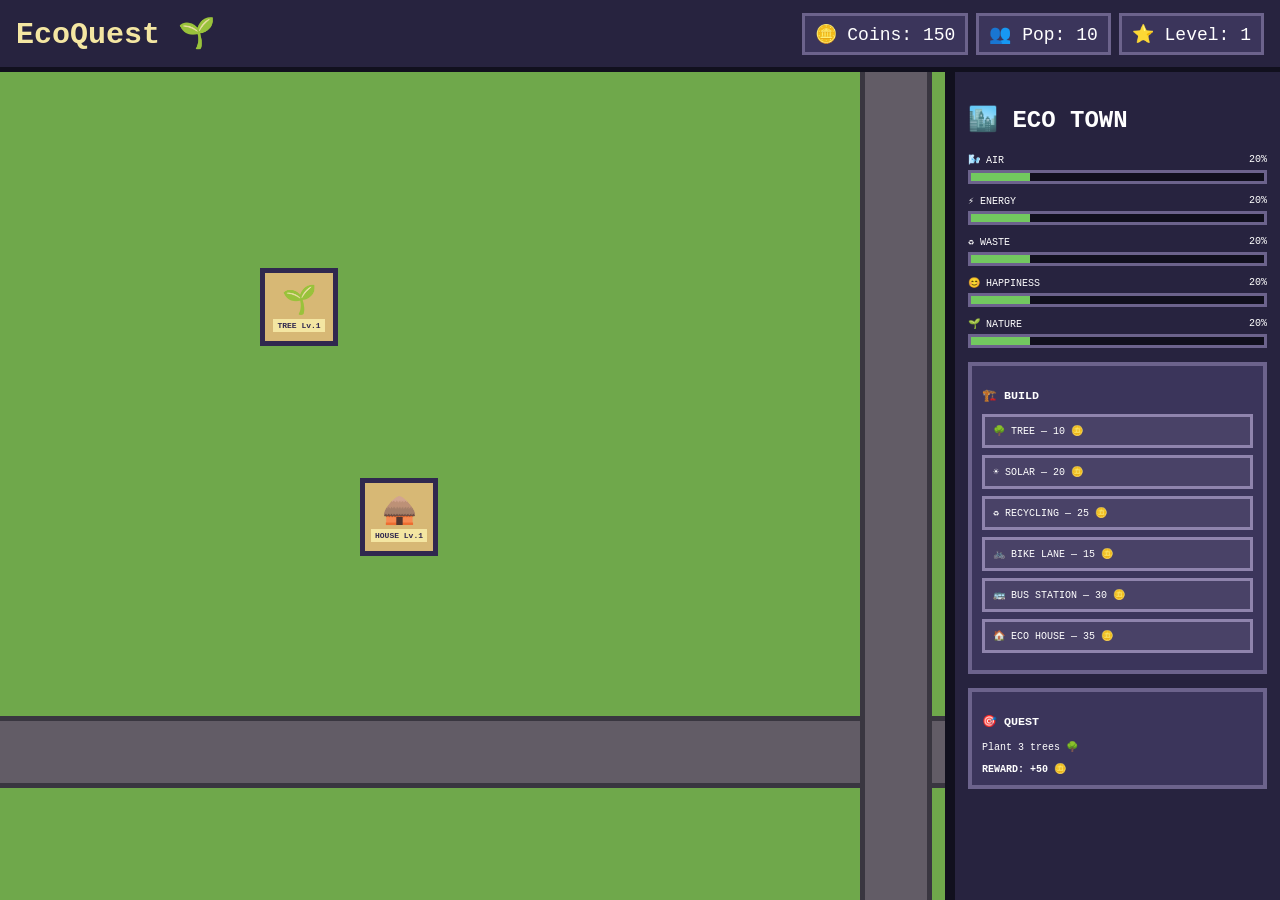
<file: index.html>
<!DOCTYPE html>
<html lang="en">
<head>
    <meta charset="UTF-8">
    <meta name="viewport" content="width=device-width, initial-scale=1.0">
    <title>EcoQuest 🌱</title>
    <link rel="stylesheet" href="style.css">
</head>
<body>
<div class="game">
    <!-- 顶部 HUD 栏 -->
    <div class="topbar">
        <div class="logo">EcoQuest 🌱</div>
        <div class="top-info">
            <div class="hud-box">🪙 Coins: <span id="coins">150</span></div>
            <div class="hud-box">👥 Pop: <span id="population">10</span></div>
            <div class="hud-box">⭐ Level: <span id="level">1</span></div>
        </div>
    </div>

    <div class="main">
        <!-- CITY (开启了 overflow: auto，支持滚动查看大地图) -->
        <div class="city" id="city">
            <div class="world-map" id="worldMap">
                <div class="road-horizontal"></div>
                <div class="road-vertical"></div>
                <div class="water-area"></div>
                
                <div class="building tree" onclick="build('tree')">
                    <div id="treeIcon">🌱</div>
                    <span>TREE Lv.<b id="treeLevel">1</b></span>
                </div>
                <div class="building solar" onclick="build('solar')">
                    <div id="solarIcon">🔆</div>
                    <span>SOLAR Lv.<b id="solarLevel">1</b></span>
                </div>
                <div class="building recycle" onclick="build('recycle')">
                    <div id="recycleIcon">🗑️</div>
                    <span>RECYCLE Lv.<b id="recycleLevel">1</b></span>
                </div>
                <div class="building bike" onclick="build('bike')">
                    <div id="bikeIcon">🚲</div>
                    <span>BIKE Lv.<b id="bikeLevel">1</b></span>
                </div>
                <div class="building bus" onclick="build('bus')">
                    <div id="busIcon">🚏</div>
                    <span>BUS Lv.<b id="busLevel">1</b></span>
                </div>
                <div class="building house" onclick="build('house')">
                    <div id="houseIcon">🛖</div>
                    <span>HOUSE Lv.<b id="houseLevel">1</b></span>
                </div>
                <div class="building house2" onclick="build('house')">
                    <div id="houseIcon2">🛖</div>
                    <span>HOUSE Lv.<b id="houseLevel2">1</b></span>
                </div>

                <div class="message" id="message">
                    🌱 Welcome, Mayor! Use scrollbars to explore the map.
                </div>
            </div>
        </div>

        <!-- SIDE PANEL (右侧控制面板) -->
        <div class="panel">
            <h2>🏙️ ECO TOWN</h2>
            <div class="stat">
                <div class="stat-title"><span>🌬️ AIR</span><span id="airText">20%</span></div>
                <div class="bar"><div class="fill" id="air"></div></div>
            </div>
            <div class="stat">
                <div class="stat-title"><span>⚡ ENERGY</span><span id="energyText">20%</span></div>
                <div class="bar"><div class="fill" id="energy"></div></div>
            </div>
            <div class="stat">
                <div class="stat-title"><span>♻️ WASTE</span><span id="wasteText">20%</span></div>
                <div class="bar"><div class="fill" id="waste"></div></div>
            </div>
            <div class="stat">
                <div class="stat-title"><span>😊 HAPPINESS</span><span id="happyText">20%</span></div>
                <div class="bar"><div class="fill" id="happy"></div></div>
            </div>
            <div class="stat">
                <div class="stat-title"><span>🌱 NATURE</span><span id="natureText">20%</span></div>
                <div class="bar"><div class="fill" id="nature"></div></div>
            </div>

            <!-- BUILD MENU -->
            <div class="menu-box">
                <h3>🏗️ BUILD</h3>
                <button class="build-button" onclick="build('tree')">🌳 TREE — 10 🪙</button>
                <button class="build-button" onclick="build('solar')">☀️ SOLAR — 20 🪙</button>
                <button class="build-button" onclick="build('recycle')">♻️ RECYCLING — 25 🪙</button>
                <button class="build-button" onclick="build('bike')">🚲 BIKE LANE — 15 🪙</button>
                <button class="build-button" onclick="build('bus')">🚌 BUS STATION — 30 🪙</button>
                <button class="build-button" onclick="build('house')">🏠 ECO HOUSE — 35 🪙</button>
            </div>

            <!-- QUEST -->
            <div class="mission">
                <h3>🎯 QUEST</h3>
                <p id="mission">Plant 3 trees 🌳</p>
                <strong>REWARD: +50 🪙</strong>
            </div>
        </div>
    </div>
</div>

<!-- MINI GAME OVERLAY -->
<div class="minigame-overlay" id="minigameOverlay">
    <div class="minigame-box">
        <h2>MINI GAME</h2>
        <p>Catch 5 seeds quickly!</p>
        <p>Score: <b id="miniScore">0</b> | Time: <b id="miniTimer">15</b>s</p>
        <div id="miniGameArea" class="mini-game-area"></div>
        <p id="miniGameMessage"></p>
    </div>
</div>

<!-- POPUP -->
<div class="popup" id="popup">
    <h2 id="popupTitle">NOTICE</h2>
    <p id="popupText">Content</p>
    <button onclick="closePopup()">OK</button>
</div>

<game src="game.js"></game>
</body>
</html>
</file>
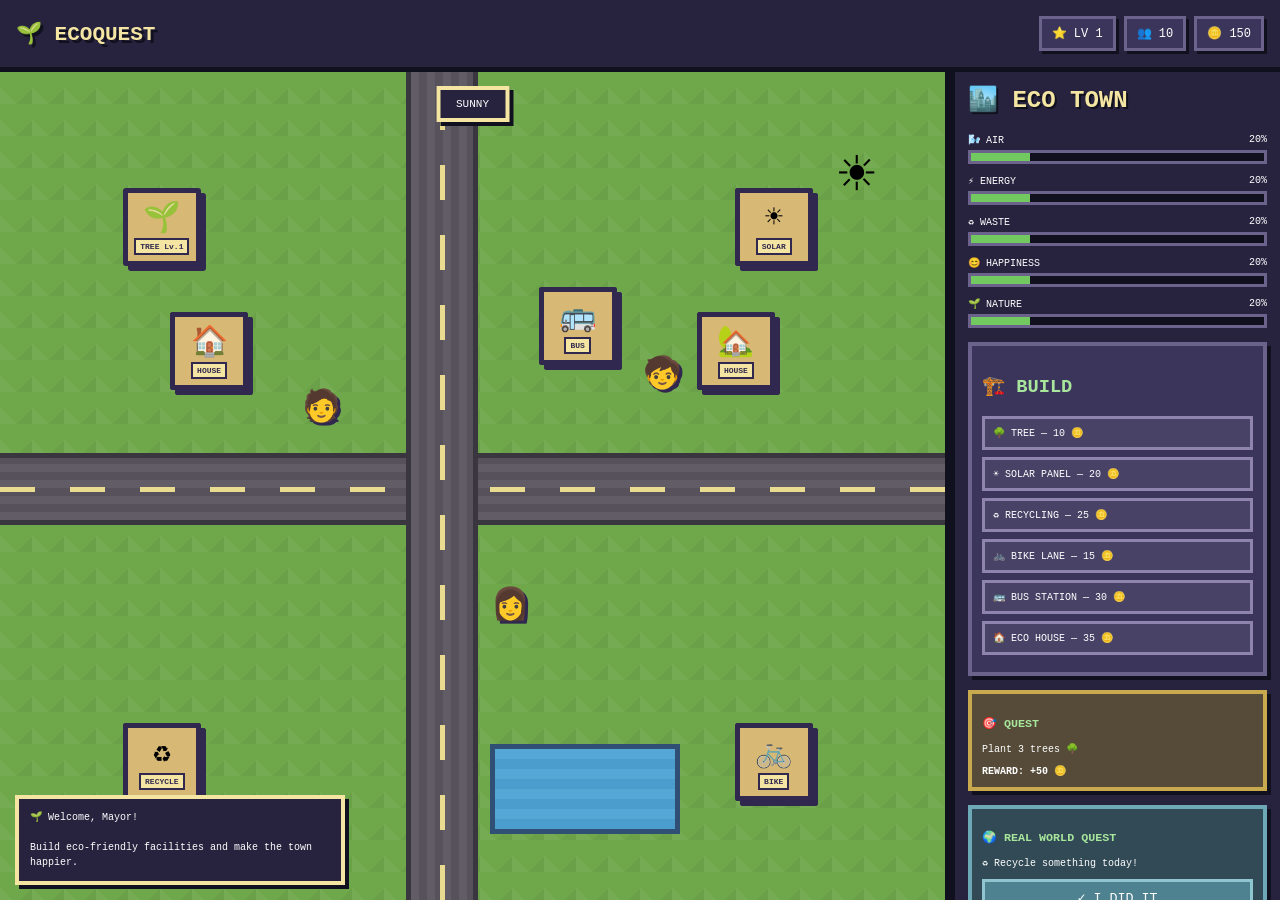
<file: index (1).html>
<!DOCTYPE html>
<html lang="en">
<head>
<meta charset="UTF-8">
<meta name="viewport" content="width=device-width, initial-scale=1.0">

<title>EcoQuest 🌱</title>

<style>

/* =========================================================
   PIXEL RPG BASE
========================================================= */

* {
    box-sizing: border-box;
}

html,
body {
    margin: 0;
    width: 100%;
    height: 100%;
}

body {
    font-family: "Courier New", monospace;
    background: #17152b;
    overflow: hidden;

    image-rendering: pixelated;
    image-rendering: crisp-edges;
}

button {
    font-family: "Courier New", monospace;
}


/* =========================================================
   GAME
========================================================= */

.game {
    width: 100vw;
    height: 100vh;

    display: flex;
    flex-direction: column;

    background: #17152b;
}


/* =========================================================
   TOP HUD
========================================================= */

.topbar {

    height: 72px;

    display: flex;
    align-items: center;
    justify-content: space-between;

    padding: 8px 16px;

    background: #27233f;

    border-bottom: 5px solid #11101e;

    color: white;

    z-index: 100;
}

.logo {

    font-size: 21px;

    font-weight: bold;

    color: #f4e6a2;

    text-shadow:
        3px 3px 0 #11101e;
}

.top-info {

    display: flex;

    gap: 8px;

    align-items: center;

    flex-wrap: wrap;

    justify-content: flex-end;
}

.hud-box {

    padding: 7px 10px;

    background: #3b355b;

    border: 3px solid #6c638c;

    box-shadow:
        3px 3px 0 #11101e;

    font-size: 12px;
}


/* =========================================================
   MAIN
========================================================= */

.main {

    flex: 1;

    min-height: 0;

    display: flex;
}


/* =========================================================
   WORLD
========================================================= */

.city {

    flex: 1;

    position: relative;

    overflow: hidden;

    background-color: #6fa84b;

    border-right: 5px solid #11101e;

    image-rendering: pixelated;
}


/* =========================================================
   DAY / NIGHT
========================================================= */

.city {
    transition: background-color 3s ease,
                filter 3s ease;
}

.city.night {
    filter: brightness(0.55);
}

.sun {
    transition: opacity 2s ease;
}

.moon {
    position: absolute;
    top: 20px;
    right: 80px;

    font-size: 75px;

    opacity: 0;
    transition: opacity 2s ease;

    z-index: 5;
}

.city.night .sun {
    opacity: 0;
}

.city.night .moon {
    opacity: 1;
}



/* =========================================================
   GRASS TILE EFFECT
========================================================= */

.city::before {

    content: "";

    position: absolute;

    inset: 0;

    background-image:

        linear-gradient(
            45deg,
            rgba(255,255,255,0.045) 25%,
            transparent 25%
        ),

        linear-gradient(
            -45deg,
            rgba(0,0,0,0.045) 25%,
            transparent 25%
        );

    background-size: 32px 32px;

    pointer-events: none;

    z-index: 0;
}


/* =========================================================
   ROAD
========================================================= */

.road-horizontal {

    position: absolute;

    width: 100%;

    height: 72px;

    top: 46%;

    background:
        repeating-linear-gradient(
            0deg,
            #625c66 0px,
            #625c66 8px,
            #56515b 8px,
            #56515b 16px
        );

    border-top: 5px solid #393640;

    border-bottom: 5px solid #393640;

    z-index: 2;
}

.road-horizontal::after {

    content: "";

    position: absolute;

    width: 100%;

    height: 5px;

    top: 29px;

    background:
        repeating-linear-gradient(
            90deg,
            #e9dc91 0px,
            #e9dc91 35px,
            transparent 35px,
            transparent 70px
        );
}


.road-vertical {

    position: absolute;

    height: 100%;

    width: 72px;

    left: 43%;

    background:
        repeating-linear-gradient(
            90deg,
            #625c66 0px,
            #625c66 8px,
            #56515b 8px,
            #56515b 16px
        );

    border-left: 5px solid #393640;

    border-right: 5px solid #393640;

    z-index: 2;
}

.road-vertical::after {

    content: "";

    position: absolute;

    height: 100%;

    width: 5px;

    left: 29px;

    background:
        repeating-linear-gradient(
            0deg,
            #e9dc91 0px,
            #e9dc91 35px,
            transparent 35px,
            transparent 70px
        );
}


/* =========================================================
   WATER
========================================================= */

.water-area {

    position: absolute;

    width: 190px;

    height: 90px;

    right: 28%;

    bottom: 8%;

    background:
        repeating-linear-gradient(
            0deg,
            #4a9dcc 0px,
            #4a9dcc 10px,
            #55a8d5 10px,
            #55a8d5 20px
        );

    border: 5px solid #304f75;

    z-index: 1;

    animation:
        waterMove 1.5s steps(4) infinite;
}

@keyframes waterMove {

    0% {
        background-position: 0 0;
    }

    50% {
        background-position: 15px 0;
    }

    100% {
        background-position: 0 0;
    }
}


/* =========================================================
   BUILDINGS
========================================================= */

.building {

    position: absolute;

    width: 78px;

    height: 78px;

    background: #d7b875;

    border: 5px solid #30284f;

    border-radius: 3px;

    display: flex;

    flex-direction: column;

    align-items: center;

    justify-content: center;

    font-size: 30px;

    cursor: pointer;

    box-shadow:
        5px 5px 0 #30284f;

    z-index: 6;

    transition:
        transform 0.12s steps(2);
}

.building:hover {

    transform:
        translateY(-5px);
}

.building span {

    margin-top: 2px;

    font-size: 8px;

    font-weight: bold;

    color: #30284f;

    background: #f4e6a2;

    padding: 2px 4px;

    border: 2px solid #30284f;
}


/* =========================================================
   BUILDING POSITIONS
========================================================= */

.tree {
    left: 13%;
    top: 14%;
}

.solar {
    right: 14%;
    top: 14%;
}

.recycle {
    left: 13%;
    bottom: 12%;
}

.bike {
    right: 14%;
    bottom: 12%;
}

.bus {
    left: 57%;
    top: 26%;
}

.house {
    left: 18%;
    top: 29%;
}

.house2 {
    right: 18%;
    top: 29%;
}


/* =========================================================
   NPC
========================================================= */

.npc {

    position: absolute;

    width: 38px;

    height: 48px;

    font-size: 31px;

    z-index: 20;

    cursor: pointer;

    transition:
        left 6s steps(12),
        top 6s steps(12);

    filter:
        drop-shadow(3px 3px 0 #30284f);
}

.npc:hover {

    transform:
        translateY(-4px);
}


/* =========================================================
   NPC POSITIONS
========================================================= */

#npc1 {

    left: 32%;

    top: 38%;
}

#npc2 {

    left: 52%;

    top: 62%;
}

#npc3 {

    left: 68%;

    top: 34%;
}


/* =========================================================
   DIALOGUE
========================================================= */

.speech {

    position: absolute;

    left: 35px;

    top: -48px;

    min-width: 190px;

    max-width: 230px;

    padding: 9px;

    background: #27233f;

    color: white;

    border: 4px solid #f4e6a2;

    box-shadow:
        4px 4px 0 #11101e;

    font-size: 11px;

    line-height: 1.45;

    display: none;

    z-index: 50;
}

.speech::after {

    content: "";

    position: absolute;

    bottom: -10px;

    left: 15px;

    width: 12px;

    height: 12px;

    background: #27233f;

    border-right: 4px solid #f4e6a2;

    border-bottom: 4px solid #f4e6a2;

    transform: rotate(45deg);
}


/* =========================================================
   WILDLIFE
========================================================= */

.wildlife {

    position: absolute;

    font-size: 24px;

    z-index: 12;

    animation:
        animalMove 8s steps(16) infinite alternate;
}

@keyframes animalMove {

    from {
        transform: translateX(0);
    }

    to {
        transform: translateX(80px);
    }
}


/* =========================================================
   WEATHER UI
========================================================= */

.weather-label {

    position: absolute;

    top: 14px;

    left: 50%;

    transform:
        translateX(-50%);

    padding: 8px 16px;

    background: #27233f;

    border: 4px solid #f4e6a2;

    color: white;

    font-size: 11px;

    z-index: 70;

    box-shadow:
        4px 4px 0 #11101e;
}


/* =========================================================
   WEATHER EFFECTS
========================================================= */

.weather-effects {

    position: absolute;

    inset: 0;

    overflow: hidden;

    pointer-events: none;

    z-index: 10;
}


/* SUN */

.sun {

    position: absolute;

    top: 65px;

    right: 70px;

    font-size: 62px;

    display: none;

    animation:
        sunPulse 2s steps(4) infinite alternate;
}

@keyframes sunPulse {

    from {
        transform: scale(1);
    }

    to {
        transform: scale(1.08);
    }
}


/* CLOUDS */

.cloud {

    position: absolute;

    font-size: 58px;

    opacity: 0.75;

    display: none;

    animation:
        cloudMove 22s linear infinite;
}

.cloud1 {

    top: 80px;

    left: -100px;
}

.cloud2 {

    top: 155px;

    left: -280px;

    animation-delay: 7s;
}

.cloud3 {
    top: 40px;
    left: -400px;
    font-size: 70px;
    animation-delay: 3s;
}

.cloud4 {
    top: 125px;
    left: -550px;
    font-size: 50px;
    animation-delay: 10s;
}

.cloud5 {
    top: 210px;
    left: -700px;
    font-size: 65px;
    animation-delay: 5s;
}

.cloud6 {
    top: 70px;
    left: -850px;
    font-size: 45px;
    animation-delay: 14s;
}

.cloud7 {
    top: 190px;
    left: -1000px;
    font-size: 75px;
    animation-delay: 8s;
}

.cloud8 {
    top: 280px;
    left: -1200px;
    font-size: 55px;
    animation-delay: 17s;
}

@keyframes cloudMove {

    from {
        transform: translateX(0);
    }

    to {
        transform: translateX(120vw);
    }
}


/* RAIN */

/* =========================================================
   SMALL TRANSPARENT WATER DROPS
========================================================= */

.rain {

    position: absolute;

    inset: 0;

    display: none;

    opacity: 0.65;

    background-image:

        radial-gradient(
            circle,
            rgba(210, 235, 255, 0.75) 0px,
            rgba(210, 235, 255, 0.45) 2px,
            transparent 3px
        ),

        radial-gradient(
            circle,
            rgba(190, 225, 255, 0.55) 0px,
            rgba(190, 225, 255, 0.3) 1.5px,
            transparent 3px
        ),

        radial-gradient(
            circle,
            rgba(220, 240, 255, 0.6) 0px,
            transparent 3px
        );

    background-size:
        45px 55px,
        70px 80px,
        95px 100px;

    background-position:
        0 0,
        20px 30px,
        40px 10px;

    animation:
        waterDrops 0.8s linear infinite;
}


@keyframes waterDrops {

    from {

        background-position:
            0 0,
            20px 30px,
            40px 10px;

    }

    to {

        background-position:
            0 55px,
            20px 110px,
            40px 110px;

    }

}

@keyframes rainFall {

    from {
        background-position: 0 0;
    }

    to {
        background-position: -40px 100px;
    }
}




@keyframes rainbowAppear {

    from {
        opacity: 0;
        transform:
            translateX(-50%)
            scale(0.5);
    }

    to {
        opacity: 0.9;
        transform:
            translateX(-50%)
            scale(1);
    }
}


/* =========================================================
   SIDE PANEL
========================================================= */

.panel {

    width: 330px;

    background: #27233f;

    color: white;

    padding: 13px;

    overflow-y: auto;

    border-left: 5px solid #11101e;
}

.panel h2 {

    margin-top: 0;

    color: #f4e6a2;

    text-shadow:
        2px 2px 0 #11101e;
}

.panel h3 {

    color: #a8e69c;
}


/* =========================================================
   STAT BARS
========================================================= */

.stat {

    margin-bottom: 11px;
}

.stat-title {

    display: flex;

    justify-content: space-between;

    font-size: 10px;

    margin-bottom: 4px;
}

.bar {

    width: 100%;

    height: 14px;

    background: #11101e;

    border: 3px solid #6c638c;
}

.fill {

    height: 100%;

    width: 0%;

    background: #72c95f;

    transition:
        width 0.5s steps(8);
}


/* =========================================================
   MENU BOX
========================================================= */

.menu-box {

    margin-top: 14px;

    padding: 10px;

    background: #3b355b;

    border: 4px solid #6c638c;

    box-shadow:
        4px 4px 0 #11101e;
}


/* =========================================================
   BUILD BUTTONS
========================================================= */

.build-button {

    width: 100%;

    margin-bottom: 7px;

    padding: 8px;

    border: 3px solid #8f84ad;

    background: #494267;

    color: white;

    cursor: pointer;

    font-size: 10px;

    text-align: left;

    transition:
        transform 0.1s steps(2);
}

.build-button:hover {

    background: #5c537c;

    transform:
        translateX(3px);
}

.build-button:active {

    transform:
        translate(3px, 3px);
}


/* =========================================================
   MISSION
========================================================= */

.mission {

    margin-top: 14px;

    padding: 10px;

    background: #554b38;

    border: 4px solid #c8a94e;

    box-shadow:
        4px 4px 0 #11101e;

    font-size: 10px;
}


/* =========================================================
   REAL LIFE CHALLENGE
========================================================= */

.challenge {

    margin-top: 14px;

    padding: 10px;

    background: #314a55;

    border: 4px solid #6da8b7;

    box-shadow:
        4px 4px 0 #11101e;

    font-size: 10px;
}

.challenge button {

    width: 100%;

    padding: 8px;

    background: #4f8290;

    color: white;

    border: 3px solid #8fc5ce;

    cursor: pointer;
}

.challenge button:hover {

    background: #639ca8;
}


/* =========================================================
   EVENT
========================================================= */

.event {

    margin-top: 14px;

    padding: 10px;

    background: #4b3747;

    border: 4px solid #9c657f;

    box-shadow:
        4px 4px 0 #11101e;

    font-size: 10px;
}


/* =========================================================
   MESSAGE
========================================================= */

.message {

    position: absolute;

    bottom: 15px;

    left: 15px;

    max-width: 330px;

    padding: 11px;

    background: #27233f;

    color: white;

    border: 4px solid #f4e6a2;

    box-shadow:
        4px 4px 0 #11101e;

    font-size: 10px;

    line-height: 1.5;

    z-index: 60;
}


/* =========================================================
   POPUP
========================================================= */

.popup {

    position: fixed;

    top: 50%;

    left: 50%;

    transform:
        translate(-50%, -50%);

    width: 330px;

    padding: 20px;

    background: #27233f;

    color: white;

    border: 5px solid #f4e6a2;

    box-shadow:
        7px 7px 0 #11101e;

    display: none;

    text-align: center;

    z-index: 200;
}

.popup h2 {

    color: #f4e6a2;
}

.popup button {

    padding: 9px 20px;

    background: #567c4f;

    color: white;

    border: 3px solid #9fd28f;

    cursor: pointer;
}




/* ==========================================
   MINI GAME POPUP
========================================== */

.minigame-overlay {

    position: fixed;

    inset: 0;

    background: rgba(10, 8, 25, 0.78);

    display: none;

    align-items: center;

    justify-content: center;

    z-index: 9999;

}


.minigame-box {
    position: relative;

    width: 520px;
    max-width: 94vw;

    max-height: 90vh;

    min-height: 350px;

    padding: 20px;

    background: #27233f;

    color: white;

    border: 5px solid #f4e6a2;

    box-shadow:
        8px 8px 0 #11101e;

    text-align: center;

    overflow: auto;
}

.seed-basket {
    user-select: none;
    z-index: 10;
}


.close-game {

    position: absolute;

    right: 10px;

    top: 10px;

    width: 32px;

    height: 32px;

    background: #8c4058;

    color: white;

    border: 3px solid #d9849a;

    cursor: pointer;

}


.mini-game-area {
    position: relative;

    width: 100%;

    min-height: 210px;

    max-height: 55vh;

    margin-top: 15px;

    background: #3b355b;

    border: 4px solid #6c638c;

    overflow: auto;

    display: flex;

    align-items: center;

    justify-content: center;
}


.road-line {

    position: absolute;

    left: 48%;

    width: 5px;

    height: 25px;

    background: white;

    opacity: 0.7;

}

.race-bus {
    user-select: none;
    pointer-events: none;
}


.mini-game-info {

    display: flex;

    justify-content: space-around;

    margin-top: 10px;

    padding: 8px;

    background: #17152b;

    border: 3px solid #6c638c;

}


#miniGameMessage {

    min-height: 20px;

    color: #f4e6a2;

    font-weight: bold;

}

@media (max-width: 600px) {

    .minigame-box {
    position: relative;

    width: 520px;
    max-width: 94vw;

    max-height: 90vh;

    min-height: 350px;

    padding: 20px;

    background: #27233f;

    color: white;

    border: 5px solid #f4e6a2;

    box-shadow:
        8px 8px 0 #11101e;

    text-align: center;

    overflow-y: auto;
    overflow-x: hidden;
}

}

</style>
</head>


<body>

<div class="game">


<!-- =====================================================
     TOP HUD
===================================================== -->

<div class="topbar">

    <div class="logo">
        🌱 ECOQUEST
    </div>

    <div class="top-info">

        <div class="hud-box">
            ⭐ LV <span id="level">1</span>
        </div>

        <div class="hud-box">
            👥 <span id="population">10</span>
        </div>

        <div class="hud-box">
            🪙 <span id="coins">150</span>
        </div>

    </div>

</div>


<div class="main">


<!-- =====================================================
     CITY
===================================================== -->

<div class="city" id="city">


    <!-- WEATHER LABEL -->

    <div class="weather-label"
         id="weather">

        ☀️ SUNNY

    </div>


    <!-- WEATHER EFFECTS -->

    <div class="weather-effects">

        <div class="sun">
            ☀️
        </div>

        <div class="moon">🌙</div>

       <div class="cloud cloud1">☁️</div>
<div class="cloud cloud2">☁️</div>
<div class="cloud cloud3">☁️</div>
<div class="cloud cloud4">☁️</div>
<div class="cloud cloud5">☁️</div>
<div class="cloud cloud6">☁️</div>
<div class="cloud cloud7">☁️</div>
<div class="cloud cloud8">☁️</div>

        <div class="rain">
        </div>

        

    </div>


    <!-- ROADS -->

    <div class="road-horizontal">
    </div>

    <div class="road-vertical">
    </div>


    <!-- WATER -->

    <div class="water-area">
    </div>


    <!-- =================================================
         BUILDINGS
    ================================================= -->


    <!-- TREE -->

<div class="building tree"
     onclick="build('tree')">

    <div class="feature-icon"
         id="treeIcon">
        🌱
    </div>

    <span>
        TREE Lv.<b id="treeLevel">1</b>
    </span>

</div>


<!-- SOLAR -->

<div class="building solar"
     onclick="build('solar')">

    <div class="feature-icon"
         id="solarIcon">
        🔆
    </div>

    <span>
        SOLAR Lv.<b id="solarLevel">1</b>
    </span>

</div>


<!-- RECYCLE -->

<div class="building recycle"
     onclick="build('recycle')">

    <div class="feature-icon"
         id="recycleIcon">
        🗑️
    </div>

    <span>
        RECYCLE Lv.<b id="recycleLevel">1</b>
    </span>

</div>


<!-- BIKE -->

<div class="building bike"
     onclick="build('bike')">

    <div class="feature-icon"
         id="bikeIcon">
        🚲
    </div>

    <span>
        BIKE Lv.<b id="bikeLevel">1</b>
    </span>

</div>


<!-- BUS -->

<div class="building bus"
     onclick="build('bus')">

    <div class="feature-icon"
         id="busIcon">
        🚏
    </div>

    <span>
        BUS Lv.<b id="busLevel">1</b>
    </span>

</div>


<!-- ECO HOUSE -->

<div class="building house"
     onclick="build('house')">

    <div class="feature-icon"
         id="houseIcon">
        🛖
    </div>

    <span>
        HOUSE Lv.<b id="houseLevel">1</b>
    </span>

</div>


<div class="building house2"
     onclick="build('house')">

    <div class="feature-icon"
         id="houseIcon2">
        🛖
    </div>

    <span>
        HOUSE Lv.<b id="houseLevel2">1</b>
    </span>

</div>


    <div class="building solar"
         onclick="build('solar')">

        ☀️

        <span>
            SOLAR
        </span>

    </div>


    <div class="building recycle"
         onclick="build('recycle')">

        ♻️

        <span>
            RECYCLE
        </span>

    </div>


    <div class="building bike"
         onclick="build('bike')">

        🚲

        <span>
            BIKE
        </span>

    </div>


    <div class="building bus"
         onclick="build('bus')">

        🚌

        <span>
            BUS
        </span>

    </div>


    <div class="building house"
         onclick="build('house')">

        🏠

        <span>
            HOUSE
        </span>

    </div>


    <div class="building house2"
         onclick="build('house')">

        🏡

        <span>
            HOUSE
        </span>

    </div>


    <!-- =================================================
         NPCS
    ================================================= -->


    <div class="npc"
         id="npc1">

        🧑

        <div class="speech"
             id="speech1">

        </div>

    </div>


    <div class="npc"
         id="npc2">

        👩

        <div class="speech"
             id="speech2">

        </div>

    </div>


    <div class="npc"
         id="npc3">

        🧒

        <div class="speech"
             id="speech3">

        </div>

    </div>


    <!-- =================================================
         WILDLIFE
    ================================================= -->


    <div class="wildlife"
         id="bird"
         style="left:35%;top:18%;">

        🐦

    </div>


    <div class="wildlife"
         id="butterfly"
         style="left:60%;top:20%;">

        🦋

    </div>


    <div class="wildlife"
         id="squirrel"
         style="left:25%;top:75%;">

        🐿️

    </div>


    <!-- =================================================
         MESSAGE
    ================================================= -->


    <div class="message"
         id="message">

        🌱 Welcome, Mayor!

        <br><br>

        Build eco-friendly facilities
        and make the town happier.

    </div>


</div>


<!-- =====================================================
     SIDE PANEL
===================================================== -->

<div class="panel">


    <h2>
        🏙️ ECO TOWN
    </h2>


    <!-- AIR -->

    <div class="stat">

        <div class="stat-title">

            <span>
                🌬️ AIR
            </span>

            <span id="airText">
                20%
            </span>

        </div>

        <div class="bar">

            <div class="fill"
                 id="air">

            </div>

        </div>

    </div>


    <!-- ENERGY -->

    <div class="stat">

        <div class="stat-title">

            <span>
                ⚡ ENERGY
            </span>

            <span id="energyText">
                20%
            </span>

        </div>

        <div class="bar">

            <div class="fill"
                 id="energy">

            </div>

        </div>

    </div>


    <!-- WASTE -->

    <div class="stat">

        <div class="stat-title">

            <span>
                ♻️ WASTE
            </span>

            <span id="wasteText">
                20%
            </span>

        </div>

        <div class="bar">

            <div class="fill"
                 id="waste">

            </div>

        </div>

    </div>


    <!-- HAPPINESS -->

    <div class="stat">

        <div class="stat-title">

            <span>
                😊 HAPPINESS
            </span>

            <span id="happyText">
                20%
            </span>

        </div>

        <div class="bar">

            <div class="fill"
                 id="happy">

            </div>

        </div>

    </div>


    <!-- NATURE -->

    <div class="stat">

        <div class="stat-title">

            <span>
                🌱 NATURE
            </span>

            <span id="natureText">
                20%
            </span>

        </div>

        <div class="bar">

            <div class="fill"
                 id="nature">

            </div>

        </div>

    </div>


    <!-- =================================================
         BUILD MENU
    ================================================= -->

    <div class="menu-box">

        <h3>
            🏗️ BUILD
        </h3>


        <button class="build-button" onclick="startMiniGame('tree')">
    🌳 TREE — 10 🪙
        </button>


        <button class="build-button"onclick="startMiniGame('solar')">
    ☀️ SOLAR PANEL — 20 🪙
        </button>


        <button class="build-button"
                onclick="build('recycle')">

            ♻️ RECYCLING
            — 25 🪙

        </button>


        <button class="build-button"
                onclick="build('bike')">

            🚲 BIKE LANE
            — 15 🪙

        </button>


        <button class="build-button"
                onclick="build('bus')">

            🚌 BUS STATION
            — 30 🪙

        </button>


        <button class="build-button"
                onclick="build('house')">

            🏠 ECO HOUSE
            — 35 🪙

        </button>

    </div>


    <!-- =================================================
         MISSION
    ================================================= -->

    <div class="mission">

        <h3>
            🎯 QUEST
        </h3>

        <p id="mission">

            Plant 3 trees 🌳

        </p>

        <strong>

            REWARD:
            +50 🪙

        </strong>

    </div>


    <!-- =================================================
         REAL WORLD CHALLENGE
    ================================================= -->

    <div class="challenge">

        <h3>
            🌍 REAL WORLD QUEST
        </h3>

        <p id="challengeText">

            ♻️ Recycle something today!

        </p>

        <button onclick="completeChallenge()">

            ✓ I DID IT

        </button>

    </div>


    <!-- =================================================
         CITY EVENT
    ================================================= -->

    <div class="event">

        <h3>
            🚨 EVENT
        </h3>

        <p id="eventText">

            🌱 The town is peaceful.

        </p>

    </div>


</div>

</div>

</div>


<!-- =====================================================
     POPUP
===================================================== -->

<div class="popup"
     id="popup">

    <h2 id="popupTitle">
        🎉 LEVEL UP!
    </h2>

    <p id="popupText">
    </p>

    <button onclick="closePopup()">
        CONTINUE
    </button>

</div>


<!-- ================================
     MINI GAME POPUP
================================ -->

<div class="minigame-overlay"
     id="minigameOverlay">

    <div class="minigame-box">

        <button class="close-game"
                onclick="closeMiniGame()">
            ✕
        </button>

        <h2 id="miniGameTitle">
            🌱 ECO CHALLENGE
        </h2>

        <p id="miniGameDescription">
            Complete the challenge!
        </p>

        <div class="mini-game-area"
             id="miniGameArea">
        </div>

        <div class="mini-game-info">

            <span>
                ⏱️
                <b id="miniTimer">15</b>
            </span>

            <span>
                ⭐
                <b id="miniScore">0</b>
            </span>

        </div>

        <p id="miniGameMessage"></p>

    </div>

</div>





<script>

/* =========================================================
   GAME DATA
========================================================= */

let coins = 150;

let population = 10;

let level = 1;


let stats = {

    air: 20,

    energy: 20,

    waste: 20,

    happy: 20,

    nature: 20

};


let buildings = {

    tree: 0,

    solar: 0,

    recycle: 0,

    bike: 0,

    bus: 0,

    house: 0

};


/* =========================================================
   FEATURE ICONS
========================================================= */

const featureIcons = {

    tree: [
        "🌱",
        "🌿",
        "🌳",
        "🌲"
    ],

    solar: [
        "🔆",
        "☀️",
        "🌞",
        "⚡"
    ],

    recycle: [
        "🗑️",
        "♻️",
        "🔄",
        "♻️"
    ],

    bike: [
        "🚲",
        "🚴",
        "🚴‍♀️",
        "🚵"
    ],

    bus: [
        "🚏",
        "🚌",
        "🚍",
        "🚎"
    ],

    house: [
        "🛖",
        "🏠",
        "🏡",
        "🏘️"
    ]

};


/* =========================================================
   UPGRADE COSTS
========================================================= */

const costs = {

    tree: 10,

    solar: 20,

    recycle: 25,

    bike: 15,

    bus: 30,

    house: 35

};


/* =========================================================
   MINI GAME VARIABLES
========================================================= */

let currentMiniGame = null;

let miniTimer = 15;

let miniScore = 0;

let miniInterval = null;

let miniGameRunning = false;


/* =========================================================
   BUILD / UPGRADE
========================================================= */

function build(type) {

    /* Check that feature exists */

    if (!buildings.hasOwnProperty(type)) {

        return;

    }


    /* MAX LEVEL */

    if (buildings[type] >= 4) {

        showMessage(
            type.toUpperCase()
            + " has reached MAX LEVEL!"
        );

        return;

    }


    /* NOT ENOUGH COINS */

    const cost = costs[type];

    if (coins < cost) {

        showMessage(
            "NOT ENOUGH ECO COINS!"
        );

        return;

    }


    /*
       Don't upgrade yet!

       The player must complete
       the mini-game first.
    */

    startMiniGame(type);

}


/* =========================================================
   FEATURE ICON UPDATE
========================================================= */

function updateFeatureIcon(type) {

    const levelIndex =
        buildings[type] - 1;


    if (
        !featureIcons[type] ||
        levelIndex < 0
    ) {

        return;

    }


    const icon =
        featureIcons[type][levelIndex];


    /*
       Try common IDs first.
    */

    const possibleIDs = [

        type,

        type + "Icon",

        type + "-icon",

        type + "Feature"

    ];


    for (
        let i = 0;
        i < possibleIDs.length;
        i++
    ) {

        const element =
            document.getElementById(
                possibleIDs[i]
            );


        if (element) {

            element.innerText =
                icon;

            return;

        }

    }


    /*
       If the feature is a button,
       search for data-feature.
    */

    const feature =
        document.querySelector(
            '[data-feature="' + type + '"]'
        );


    if (feature) {

        feature.innerText =
            icon;

    }

}


/* =========================================================
   BUILD EFFECTS
========================================================= */

function updateStats(type) {


    if (type === "tree") {

        stats.air += 5;

        stats.nature += 8;

        stats.happy += 3;

    }


    if (type === "solar") {

        stats.energy += 10;

        stats.air += 2;

    }


    if (type === "recycle") {

        stats.waste += 12;

        stats.happy += 3;

    }


    if (type === "bike") {

        stats.air += 6;

        stats.happy += 5;

    }


    if (type === "bus") {

        stats.air += 5;

        stats.happy += 6;

    }


    if (type === "house") {

        stats.happy += 4;

    }


    for (
        let key in stats
    ) {

        if (stats[key] > 100) {

            stats[key] = 100;

        }

    }


    updateBars();

}


/* =========================================================
   POPULATION
========================================================= */

function updatePopulation() {

    population =
        10 +
        buildings.house * 5;


    const element =
        document.getElementById(
            "population"
        );


    if (element) {

        element.innerText =
            population;

    }

}


/* =========================================================
   LEVEL
========================================================= */

function checkLevel() {

    const average =
        (
            stats.air +
            stats.energy +
            stats.waste +
            stats.happy +
            stats.nature
        ) / 5;

    let newLevel = 1;

    if (average >= 35) newLevel = 2;
    if (average >= 50) newLevel = 3;
    if (average >= 70) newLevel = 4;
    if (average >= 90) newLevel = 5;


    if (newLevel !== level) {

        const oldLevel = level;

        level = newLevel;


        // Update displayed level
        const levelElement = document.getElementById("level");

        if (levelElement) {
            levelElement.innerText = level;
        }


        // Give coins only when going UP
        if (newLevel > oldLevel) {

            coins += 50;
            updateCoins();


            // ================================
            // UNLOCK CITY FEATURES
            // ================================

            if (newLevel === 2) {

                addTrees(2);

            }

            if (newLevel === 3) {

                addTrees(2);
                addRecyclingBins(2);

            }

            if (newLevel === 4) {

                addTrees(3);
                addRecyclingBins(2);
                addParks(1);

            }

            if (newLevel === 5) {

                addTrees(5);
                addRecyclingBins(3);
                addParks(2);

            }


            // Level-up popup
            showPopup(
                "LEVEL UP!",
                "Your eco town reached LEVEL "
                + level
                + "! +50 ECO COINS!"
            );
        }
    }
}

/* =========================================================
   BARS
========================================================= */

function updateBars() {

    const names = [

        "air",

        "energy",

        "waste",

        "happy",

        "nature"

    ];


    names.forEach(
        function(name) {

            const bar =
                document.getElementById(
                    name
                );


            const text =
                document.getElementById(
                    name + "Text"
                );


            if (bar) {

                bar.style.width =
                    stats[name] + "%";

            }


            if (text) {

                text.innerText =
                    stats[name] + "%";

            }

        }
    );

}


/* =========================================================
   COINS
========================================================= */

function updateCoins() {

    const element =
        document.getElementById(
            "coins"
        );


    if (element) {

        element.innerText =
            coins;

    }

}


/* =========================================================
   MESSAGE
========================================================= */

function showMessage(text) {

    const element =
        document.getElementById(
            "message"
        );


    if (element) {

        element.innerText =
            text;

    }

}


/* =========================================================
   POPUP
========================================================= */

function showPopup(title, text) {

    const titleElement =
        document.getElementById(
            "popupTitle"
        );


    const textElement =
        document.getElementById(
            "popupText"
        );


    const popup =
        document.getElementById(
            "popup"
        );


    if (titleElement) {

        titleElement.innerText =
            title;

    }


    if (textElement) {

        textElement.innerText =
            text;

    }


    if (popup) {

        popup.style.display =
            "block";

    }

}


function closePopup() {

    const popup =
        document.getElementById(
            "popup"
        );


    if (popup) {

        popup.style.display =
            "none";

    }

}


/* =========================================================
   MISSION
========================================================= */

let missionComplete = false;


function checkMission() {

    if (
        buildings.tree >= 3 &&
        !missionComplete
    ) {

        missionComplete = true;

        coins += 50;

        updateCoins();


        const mission =
            document.getElementById(
                "mission"
            );


        if (mission) {

            mission.innerText =
                "QUEST COMPLETE!";

        }


        showPopup(

            "QUEST COMPLETE!",

            "You planted 3 trees! +50 ECO COINS!"

        );

    }

}


/* =========================================================
   NPC DATA
========================================================= */

const npcData = {

    npc1: {

        element:
            document.getElementById(
                "npc1"
            ),

        speech:
            document.getElementById(
                "speech1"
            ),

        name:
            "ALEX",

        personality:
            "cycling"

    },


    npc2: {

        element:
            document.getElementById(
                "npc2"
            ),

        speech:
            document.getElementById(
                "speech2"
            ),

        name:
            "MIA",

        personality:
            "recycling"

    },


    npc3: {

        element:
            document.getElementById(
                "npc3"
            ),

        speech:
            document.getElementById(
                "speech3"
            ),

        name:
            "LEO",

        personality:
            "nature"

    }

};


/* =========================================================
   NPC ACTIVITIES
========================================================= */

const activities = {

    tree: {

        message:
            "The trees make this town beautiful!",

        x: 13,

        y: 18

    },


    solar: {

        message:
            "Clean energy is the future!",

        x: 82,

        y: 18

    },


    recycle: {

        message:
            "Time to recycle!",

        x: 13,

        y: 70

    },


    bike: {

        message:
            "Let's go cycling!",

        x: 80,

        y: 70

    },


    bus: {

        message:
            "The bus is coming!",

        x: 58,

        y: 28

    },


    house: {

        message:
            "This is a nice place to live!",

        x: 20,

        y: 30

    }

};


/* =========================================================
   NPC SPEAK
========================================================= */

function npcSpeak(
    npcID,
    text
) {

    const npc =
        npcData[npcID];


    if (
        !npc ||
        !npc.speech
    ) {

        return;

    }


    npc.speech.innerText =
        npc.name
        + ": "
        + text;


    npc.speech.style.display =
        "block";


    setTimeout(
        function() {

            npc.speech.style.display =
                "none";

        },
        4500
    );

}


/* =========================================================
   NPC MOVE
========================================================= */

function moveNPC(
    npcID,
    type
) {

    const npc =
        npcData[npcID];


    const activity =
        activities[type];


    if (
        !npc ||
        !npc.element ||
        !activity
    ) {

        return;

    }


    npc.element.style.left =
        activity.x + "%";


    npc.element.style.top =
        activity.y + "%";


    setTimeout(
        function() {

            npcSpeak(
                npcID,
                activity.message
            );

        },
        6000
    );

}


/* =========================================================
   NPC CHOICE
========================================================= */

function npcChooseActivity(
    npcID
) {

    const npc =
        npcData[npcID];


    if (!npc)
        return;


    let preferred = [];


    if (
        npc.personality ===
        "cycling"
    ) {

        if (
            buildings.bike > 0
        )
            preferred.push(
                "bike"
            );


        if (
            buildings.bus > 0
        )
            preferred.push(
                "bus"
            );

    }


    if (
        npc.personality ===
        "recycling"
    ) {

        if (
            buildings.recycle > 0
        )
            preferred.push(
                "recycle"
            );

    }


    if (
        npc.personality ===
        "nature"
    ) {

        if (
            buildings.tree > 0
        )
            preferred.push(
                "tree"
            );

    }


    if (
        preferred.length === 0
    ) {

        for (
            let type in buildings
        ) {

            if (
                buildings[type] > 0 &&
                activities[type]
            ) {

                preferred.push(
                    type
                );

            }

        }

    }


    if (
        preferred.length === 0
    ) {

        npcSpeak(

            npcID,

            "The town needs more facilities!"

        );

        return;

    }


    const choice =

        preferred[
            Math.floor(
                Math.random()
                * preferred.length
            )
        ];


    moveNPC(
        npcID,
        choice
    );

}


/* =========================================================
   NPC ROUTINE
========================================================= */

function startNPC(
    npcID
) {

    setInterval(
        function() {

            npcChooseActivity(
                npcID
            );

        },
        12000
    );

}


startNPC("npc1");

startNPC("npc2");

startNPC("npc3");


/* =========================================================
   NPC CLICK
========================================================= */

const npc1 =
    document.getElementById(
        "npc1"
    );


if (npc1) {

    npc1.addEventListener(
        "click",
        function() {

            npcSpeak(
                "npc1",
                "I love cycling around town!"
            );

        }
    );

}


const npc2 =
    document.getElementById(
        "npc2"
    );


if (npc2) {

    npc2.addEventListener(
        "click",
        function() {

            npcSpeak(
                "npc2",
                "Remember to recycle!"
            );

        }
    );

}


const npc3 =
    document.getElementById(
        "npc3"
    );


if (npc3) {

    npc3.addEventListener(
        "click",
        function() {

            npcSpeak(
                "npc3",
                "Look at those trees!"
            );

        }
    );

}


/* =========================================================
   WEATHER
========================================================= */

const weatherTypes = [

    "sunny",

    "rainy",

    "cloudy",

    

];


function changeWeather() {

    const type =

        weatherTypes[
            Math.floor(
                Math.random()
                * weatherTypes.length
            )
        ];


    const city =
        document.getElementById(
            "city"
        );


    const weather =
        document.getElementById(
            "weather"
        );


    const sun =
        document.querySelector(
            ".sun"
        );


    const clouds =
        document.querySelectorAll(
            ".cloud"
        );


    const rain =
        document.querySelector(
            ".rain"
        );


    const rainbow =
        document.querySelector(
            ".rainbow"
        );


    if (city) {

        city.style.backgroundColor =
            "#6fa84b";

    }


    if (sun)
        sun.style.display =
            "none";


    if (rain)
        rain.style.display =
            "none";


    if (rainbow)
        rainbow.style.display =
            "none";


    clouds.forEach(
        function(cloud) {

            cloud.style.display =
                "none";

        }
    );


    if (
        type === "sunny"
    ) {

        if (weather)
            weather.innerText =
                " SUNNY";


        if (sun)
            sun.style.display =
                "block";

    }


    if (
        type === "rainy"
    ) {

        if (weather)
            weather.innerText =
                "🌧️ RAINY";


        if (city)
            city.style.backgroundColor =
                "#638c86";


        if (rain)
            rain.style.display =
                "block";


        clouds.forEach(
            function(cloud) {

                cloud.style.display =
                    "block";

            }
        );

    }


    if (
        type === "cloudy"
    ) {

        if (weather)
            weather.innerText =
                "☁️ CLOUDY";


        if (city)
            city.style.backgroundColor =
                "#789c86";


        clouds.forEach(
            function(cloud) {

                cloud.style.display =
                    "block";

            }
        );

    }



}


setInterval(changeWeather, 20000);

/* =========================================================
   DAY / NIGHT CYCLE
========================================================= */

let isNight = false;

function changeTime() {

    const city = document.querySelector(".city");

    isNight = !isNight;

    if (isNight) {

        city.classList.add("night");

    } else {

        city.classList.remove("night");

    }
}

/* Change between day and night every 60 seconds */

setInterval(changeTime, 60000);


/* =========================================================
   WILDLIFE
========================================================= */

function updateWildlife() {

    const bird =
        document.getElementById(
            "bird"
        );


    const butterfly =
        document.getElementById(
            "butterfly"
        );


    const squirrel =
        document.getElementById(
            "squirrel"
        );


    if (bird) {

        bird.style.display =

            stats.nature >= 30
            ? "block"
            : "none";

    }


    if (butterfly) {

        butterfly.style.display =

            stats.nature >= 50
            ? "block"
            : "none";

    }


    if (squirrel) {

        squirrel.style.display =

            stats.nature >= 70
            ? "block"
            : "none";

    }

}


/* =========================================================
   REAL LIFE CHALLENGES
========================================================= */

const challenges = [

    "♻️ Recycle something today!",

    "💡 Turn off an unnecessary light!",

    "💧 Save some water today!",

    "🌳 Take care of a plant!",

    "🚶 Walk for a short trip!",

    "🥤 Use a reusable bottle!"

];


function completeChallenge() {

    coins += 20;

    updateCoins();


    showPopup(

        "REAL WORLD QUEST!",

        "Great job helping the environment! +20 ECO COINS!"

    );


    const next =

        challenges[
            Math.floor(
                Math.random()
                * challenges.length
            )
        ];


    const challengeText =
        document.getElementById(
            "challengeText"
        );


    if (challengeText) {

        challengeText.innerText =
            next;

    }

}


/* =========================================================
   CITY EVENTS
========================================================= */

const events = [

    "Volunteers planted trees!",

    "Citizens organized a recycling day!",

    "More people are cycling today!",

    "The park received new plants!",

    "A clean-up event happened near the road!"

];


function randomEvent() {

    const event =

        events[
            Math.floor(
                Math.random()
                * events.length
            )
        ];


    const eventText =
        document.getElementById(
            "eventText"
        );


    if (eventText) {

        eventText.innerText =
            event;

    }


    if (
        event.includes(
            "trees"
        )
    ) {

        stats.nature += 4;

    }


    if (
        event.includes(
            "recycling"
        )
    ) {

        stats.waste += 3;

    }


    if (
        event.includes(
            "cycling"
        )
    ) {

        stats.air += 3;

    }


    for (
        let key in stats
    ) {

        if (
            stats[key] > 100
        ) {

            stats[key] = 100;

        }

    }


    updateBars();

    updateWildlife();

}


setInterval(
    randomEvent,
    20000
);


/* =========================================================
   MINI GAME SYSTEM
========================================================= */

function startMiniGame(type) {

    currentMiniGame = type;

    miniScore = 0;

    miniTimer = 30;

    miniGameRunning = true;


    const overlay =
        document.getElementById(
            "minigameOverlay"
        );


    if (!overlay) {

        console.error(
            "Mini-game HTML not found!"
        );

        miniGameRunning = false;

        return;

    }


    overlay.style.display =
        "flex";


    document.getElementById(
        "miniScore"
    ).innerText =
        "0";


    document.getElementById(
        "miniTimer"
    ).innerText =
        "30";


    document.getElementById(
        "miniGameMessage"
    ).innerText =
        "30";


    /*
       Select mini-game
    */

    if (type === "tree") {

        startTreeGame();

    }

    else if (type === "solar") {

        startSolarGame();

    }

    else if (type === "recycle") {

        startRecycleGame();

    }

    else if (type === "bike") {

        startBikeGame();

    }

    else if (type === "bus") {

        startBusGame();

    }

    else if (type === "house") {

        startHouseGame();

    }



}



/* =========================================================
   🌳 TREE GAME
   CATCH THE FALLING SEEDS
========================================================= */

function startTreeGame() {

    const title =
        document.getElementById("miniGameTitle");

    const description =
        document.getElementById("miniGameDescription");

    const area =
        document.getElementById("miniGameArea");


    title.innerText =
        "🌳 SEED CATCHER";

    description.innerText =
        "Move the basket and catch the falling seeds!";


    area.innerHTML = "";


    /* =========================
       GAME SETTINGS
    ========================= */

    let basketX = 42;

    let caught = 0;

    const target = 10;


    /* =========================
       BASKET
    ========================= */

    const basket =
        document.createElement("div");

    basket.className =
        "seed-basket";

    basket.innerText =
        "🧺";


    basket.style.position =
        "absolute";

    basket.style.bottom =
        "8px";

    basket.style.left =
        basketX + "%";

    basket.style.fontSize =
        "42px";

    basket.style.width =
        "55px";

    basket.style.textAlign =
        "center";

    basket.style.transition =
        "left 0.08s linear";


    area.appendChild(basket);


    /* =========================
       MOVE BASKET
    ========================= */

   function moveBasket(event) {

    if (
        !miniGameRunning ||
        currentMiniGame !== "tree"
    ) {
        return;
    }

    if (
        event.key === "ArrowLeft" ||
        event.key.toLowerCase() === "a"
    ) {

        basketX -= 3;

    }

    if (
        event.key === "ArrowRight" ||
        event.key.toLowerCase() === "d"
    ) {

        basketX += 3;

    }

    if (basketX < 2) {
        basketX = 2;
    }

    if (basketX > 88) {
        basketX = 88;
    }

    basket.style.left =
        basketX + "%";

}

    let leftPressed = false;
let rightPressed = false;


function keyDown(event) {

    if (
        event.key === "ArrowLeft" ||
        event.key.toLowerCase() === "a"
    ) {

        leftPressed = true;

        event.preventDefault();

    }


    if (
        event.key === "ArrowRight" ||
        event.key.toLowerCase() === "d"
    ) {

        rightPressed = true;

        event.preventDefault();

    }

}


function keyUp(event) {

    if (
        event.key === "ArrowLeft" ||
        event.key.toLowerCase() === "a"
    ) {

        leftPressed = false;

    }


    if (
        event.key === "ArrowRight" ||
        event.key.toLowerCase() === "d"
    ) {

        rightPressed = false;

    }

}


document.addEventListener(
    "keydown",
    keyDown
);

document.addEventListener(
    "keyup",
    keyUp
);


/* Smooth movement */

function smoothBasketMovement() {

    if (
        !miniGameRunning ||
        currentMiniGame !== "tree"
    ) {
        return;
    }


    if (leftPressed) {

        basketX -= 0.8;

    }


    if (rightPressed) {

        basketX += 0.8;

    }


    if (basketX < 2) {

        basketX = 2;

    }


    if (basketX > 88) {

        basketX = 88;

    }


    basket.style.left =
        basketX + "%";


    requestAnimationFrame(
        smoothBasketMovement
    );

}


smoothBasketMovement();

    /* =========================
       SPAWN SEEDS
    ========================= */

    const seedSpawner =
        setInterval(function() {

            if (
                !miniGameRunning ||
                currentMiniGame !== "tree"
            ) {

                clearInterval(
                    seedSpawner
                );

                document.removeEventListener(
                    "keydown",
                    moveBasket
                );

                return;
            }


            const seed =
                document.createElement("div");


            seed.innerText =
                Math.random() < 0.15
                ? "✨🌱"
                : "🌱";


            seed.style.position =
                "absolute";


            seed.style.left =
                (5 + Math.random() * 85)
                + "%";


            seed.style.top =
                "-35px";


            seed.style.fontSize =
                "25px";


            seed.style.pointerEvents =
                "none";


            area.appendChild(seed);


            /* =========================
               FALL SPEED
            ========================= */

            let seedY = -35;


            const speed =
                1.5 +
                buildings.tree * 0.35 +
                Math.random() * 1.5;


            const fall =
                setInterval(function() {

                    if (
                        !miniGameRunning ||
                        currentMiniGame !== "tree"
                    ) {

                        clearInterval(fall);

                        if (
                            seed.parentNode
                        ) {
                            seed.remove();
                        }

                        return;
                    }


                    seedY += speed;


                    seed.style.top =
                        seedY + "px";


                    /* =====================
                       COLLISION
                    ===================== */

                    const seedRect =
                        seed.getBoundingClientRect();

                    const basketRect =
                        basket.getBoundingClientRect();


                    if (

                        seedRect.bottom >=
                        basketRect.top &&

                        seedRect.left <
                        basketRect.right &&

                        seedRect.right >
                        basketRect.left

                    ) {

                        clearInterval(fall);

                        seed.remove();


                        /* Golden seed */

                        if (
                            seed.innerText
                            .includes("✨")
                        ) {

                            caught += 2;

                        }

                        else {

                            caught++;

                        }


                        miniScore =
                            caught;


                        document.getElementById(
                            "miniScore"
                        ).innerText =
                            miniScore;


                        document.getElementById(
                            "miniGameMessage"
                        ).innerText =
                            seed.innerText.includes("✨")
                            ? "✨ GOLDEN SEED! +2"
                            : "🌱 Nice catch!";


                        if (
                            caught >= target
                        ) {

                            clearInterval(
                                seedSpawner
                            );

                            document.removeEventListener(
                                "keydown",
                                moveBasket
                            );


                            miniGameWin();

                        }

                        return;

                    }


                    /* =====================
                       MISSED SEED
                    ===================== */

                    if (
                        seedY >
                        area.clientHeight
                    ) {

                        clearInterval(fall);

                        seed.remove();

                    }

                }, 30);


        }, 650);


    /* =========================
       START MESSAGE
    ========================= */

    document.getElementById(
        "miniGameMessage"
    ).innerText =
        "← → or A / D to move!";

}

/* =========================================================
   ⚡ SOLAR ENERGY RUSH
========================================================= */

function startSolarGame() {

    const title =
        document.getElementById("miniGameTitle");

    const description =
        document.getElementById("miniGameDescription");

    const area =
        document.getElementById("miniGameArea");


    title.innerText =
        "⚡ ENERGY RUSH";

    description.innerText =
        "Quick! Click the ⚡ energy symbols!";


    area.innerHTML = "";

    area.style.position = "relative";
    area.style.overflow = "hidden";


    /* =====================================================
       SETTINGS
    ===================================================== */

    const target =
        10 + buildings.solar * 2;

    let score = 0;

    let running = true;

    let spawnInterval;


    /* =====================================================
       START MESSAGE
    ===================================================== */

    document.getElementById(
        "miniGameMessage"
    ).innerText =
        "Find the ⚡!";


    document.getElementById(
        "miniScore"
    ).innerText =
        "0";


    /* =====================================================
       CREATE ENERGY SYMBOL
    ===================================================== */

    function createEnergy() {

        if (
            !miniGameRunning ||
            !running ||
            currentMiniGame !== "solar"
        ) {

            return;

        }


        const object =
            document.createElement("button");


        const random =
            Math.random();


        let correct = false;


        /* =================================================
           SYMBOL TYPES
        ================================================= */

        if (
            random < 0.45
        ) {

            object.innerText =
                "⚡";

            correct = true;

        }

        else if (
            random < 0.65
        ) {

            object.innerText =
                "☀️";

        }

        else if (
            random < 0.82
        ) {

            object.innerText =
                "☁️";

        }

        else {

            object.innerText =
                "💧";

        }


        /* =================================================
           POSITION
        ================================================= */

        object.style.position =
            "absolute";


        object.style.left =
            (5 + Math.random() * 85)
            + "%";


        object.style.top =
            (10 + Math.random() * 70)
            + "%";


        object.style.fontSize =
            "32px";


        object.style.background =
            "transparent";


        object.style.border =
            "none";


        object.style.cursor =
            "pointer";


        object.style.padding =
            "5px";


        object.style.zIndex =
            "20";


        object.style.transition =
            "transform 0.1s";


        /* =================================================
           CLICK
        ================================================= */

        object.onclick =
            function() {

                if (
                    !miniGameRunning ||
                    !running
                ) {

                    return;

                }


                if (
                    correct
                ) {

                    score++;


                    document.getElementById(
                        "miniGameMessage"
                    ).innerText =
                        "⚡ GREAT! +1";


                }

                else {

                    score =
                        Math.max(
                            0,
                            score - 1
                        );


                    document.getElementById(
                        "miniGameMessage"
                    ).innerText =
                        "❌ Wrong symbol! -1";

                }


                document.getElementById(
                    "miniScore"
                ).innerText =
                    score;


                object.remove();


                /* ==============================
                   WIN
                ============================== */

                if (
                    score >= target
                ) {

                    running = false;


                    clearInterval(
                        spawnInterval
                    );


                    document.getElementById(
                        "miniGameMessage"
                    ).innerText =
                        "🌞 SOLAR POWER MAXED!";


                    setTimeout(
                        function() {

                            miniGameWin();

                        },
                        600
                    );

                }

            };


        area.appendChild(
            object
        );


        /* =================================================
           AUTOMATICALLY REMOVE AFTER A WHILE
        ================================================= */

        setTimeout(
            function() {

                if (
                    object &&
                    object.parentNode
                ) {

                    object.remove();

                }

            },
            2200
        );

    }


    /* =====================================================
       SPAWN OBJECTS
    ===================================================== */

    const speed =
        Math.max(
            1200 -
            buildings.solar * 80,
            750
        );


    spawnInterval =
        setInterval(
            createEnergy,
            speed
        );


    /* Create first symbol immediately */

    createEnergy();

}

/* =========================================================
   ♻️ RECYCLE DASH
========================================================= */

function startRecycleGame() {

    const title =
        document.getElementById("miniGameTitle");

    const description =
        document.getElementById("miniGameDescription");

    const area =
        document.getElementById("miniGameArea");


    title.innerText =
        "♻️ RECYCLE DASH!";

    description.innerText =
        "Sort the rubbish into the correct bins!";


    area.innerHTML = "";

    area.style.position =
        "relative";

    area.style.overflow =
        "hidden";


    /* =====================================================
       GAME SETTINGS
    ===================================================== */

    const recycleBuildings =
    buildings.recycle || 0;

const target =
    8 + recycleBuildings * 2;

    let score = 0;

    let combo = 0;

    let selectedItem = null;

    let gameRunning = true;

    let spawnTimer;


    /* =====================================================
       TOP INFO
    ===================================================== */

    const comboDisplay =
        document.createElement("div");


    comboDisplay.innerText =
        "🔥 Combo: 0";


    comboDisplay.style.position =
        "absolute";

    comboDisplay.style.top =
        "5px";

    comboDisplay.style.left =
        "10px";

    comboDisplay.style.fontWeight =
        "bold";

    comboDisplay.style.color =
        "#f4e6a2";

    comboDisplay.style.zIndex =
        "100";


    area.appendChild(
        comboDisplay
    );


    /* =====================================================
       BINS
    ===================================================== */

    const bins =
        document.createElement("div");


    bins.style.position =
        "absolute";

    bins.style.bottom =
        "5px";

    bins.style.left =
        "0";

    bins.style.width =
        "100%";

    bins.style.display =
        "flex";

    bins.style.justifyContent =
        "space-around";

    bins.style.alignItems =
        "flex-end";

    bins.style.zIndex =
        "50";


    const binData = [

        {
            type: "paper",
            icon: "📄",
            name: "PAPER"
        },

        {
            type: "plastic",
            icon: "🥤",
            name: "PLASTIC"
        },

        {
            type: "food",
            icon: "🍎",
            name: "FOOD"
        },

        {
            type: "electronic",
            icon: "🔋",
            name: "E-WASTE"
        }

    ];


    binData.forEach(
        function(data) {

            const bin =
                document.createElement(
                    "button"
                );


            bin.innerHTML =
                data.icon
                + "<br>"
                + data.name;


            bin.dataset.type =
                data.type;


            bin.style.width =
                "72px";

            bin.style.height =
                "65px";

            bin.style.fontSize =
                "13px";

            bin.style.background =
                "#567c4f";

            bin.style.color =
                "white";

            bin.style.border =
                "3px solid #9fd28f";

            bin.style.borderRadius =
                "10px";

            bin.style.cursor =
                "pointer";

            bin.style.fontWeight =
                "bold";


            /* =================================================
               BIN CLICK
            ================================================= */

            bin.onclick =
                function() {

                    if (
                        !selectedItem ||
                        !gameRunning
                    ) {

                        document.getElementById(
                            "miniGameMessage"
                        ).innerText =
                            "👀 Pick up some rubbish first!";

                        return;

                    }


                    if (
                        selectedItem.type ===
                        data.type
                    ) {

                        /* ===============================
                           CORRECT
                        =============================== */

                        score++;

                        combo++;


                        document.getElementById(
                            "miniScore"
                        ).innerText =
                            score;


                        comboDisplay.innerText =
                            "🔥 Combo: "
                            + combo;


                        document.getElementById(
                            "miniGameMessage"
                        ).innerText =
                            combo >= 3
                            ? "🌟 AMAZING COMBO!"
                            : "✅ Correct!";


                        createPopEffect(
                            selectedItem.element
                        );


                        selectedItem.element.remove();


                        selectedItem =
                            null;


                        /* ===============================
                           WIN
                        =============================== */

                        if (
                            score >= target
                        ) {

                            gameRunning =
                                false;


                            clearInterval(
                                spawnTimer
                            );


                            document.getElementById(
                                "miniGameMessage"
                            ).innerText =
                                "🎉 TOWN CLEANED!";


                            setTimeout(
                                function() {

                                    miniGameWin();

                                },
                                700
                            );

                        }

                    }

                    else {

                        /* ===============================
                           WRONG
                        =============================== */

                        combo = 0;


                        comboDisplay.innerText =
                            "🔥 Combo: 0";


                        document.getElementById(
                            "miniGameMessage"
                        ).innerText =
                            "❌ That's the wrong bin!";


                        selectedItem.element.style.transform =
                            "translateX(-8px)";


                        setTimeout(
                            function() {

                                if (
                                    selectedItem &&
                                    selectedItem.element
                                ) {

                                    selectedItem.element.style.transform =
                                        "";

                                }

                            },
                            120
                        );

                    }

                };


            bins.appendChild(
                bin
            );

        }
    );


    area.appendChild(
        bins
    );


    /* =====================================================
       RUBBISH TYPES
    ===================================================== */

    const rubbish =
        [

            {
                icon: "📰",
                type: "paper"
            },

            {
                icon: "📦",
                type: "paper"
            },

            {
                icon: "🥤",
                type: "plastic"
            },

            {
                icon: "🧴",
                type: "plastic"
            },

            {
                icon: "🍎",
                type: "food"
            },

            {
                icon: "🍌",
                type: "food"
            },

            {
                icon: "🔋",
                type: "electronic"
            },

            {
                icon: "📱",
                type: "electronic"
            }

        ];


    /* =====================================================
       CREATE RUBBISH
    ===================================================== */

    function spawnRubbish() {

    if (!gameRunning) {
        return;
    }

        const data =
            rubbish[
                Math.floor(
                    Math.random()
                    * rubbish.length
                )
            ];


        const item =
            document.createElement(
                "button"
            );


        item.innerText =
            data.icon;


        item.style.position =
            "absolute";


        item.style.left =
            (5 + Math.random() * 85)
            + "%";


        item.style.top =
    (25 + Math.random() * 25)
    + "%";


        item.style.fontSize =
            "30px";


        item.style.background =
            "transparent";


        item.style.border =
            "none";


        item.style.cursor =
            "pointer";


        item.style.zIndex =
            "60";


        item.style.transition =
            "transform 0.15s";


        area.appendChild(
            item
        );


        /* =================================================
           SELECT ITEM
        ================================================= */

        item.onclick =
            function() {

                if (
                    selectedItem === item
                ) {

                    selectedItem =
                        null;

                    item.style.transform =
                        "";

                    document.getElementById(
                        "miniGameMessage"
                    ).innerText =
                        "↩️ Put it down!";

                    return;

                }


                if (
                    selectedItem
                ) {

                    selectedItem.element.style.transform =
                        "";

                }


                selectedItem = {

                    element:
                        item,

                    type:
                        data.type

                };


                item.style.transform =
                    "scale(1.3)";


                document.getElementById(
                    "miniGameMessage"
                ).innerText =
                    "👉 Now choose the correct bin!";

            };


        /* =================================================
           AUTO REMOVE
        ================================================= */

        setTimeout(
            function() {

                if (
                    item.parentNode &&
                    selectedItem?.element !== item
                ) {

                    item.remove();

                }

            },
            4500
        );

    }


    /* =====================================================
       POP EFFECT
    ===================================================== */

    function createPopEffect(
        element
    ) {

        if (!element)
            return;


        const effect =
            document.createElement(
                "div"
            );


        effect.innerText =
            "✨ +1 ✨";


        effect.style.position =
            "absolute";


        effect.style.left =
            element.offsetLeft
            + "px";


        effect.style.top =
            element.offsetTop
            + "px";


        effect.style.color =
            "#f4e6a2";


        effect.style.fontWeight =
            "bold";


        effect.style.fontSize =
            "18px";


        effect.style.pointerEvents =
            "none";


        effect.style.zIndex =
            "200";


        area.appendChild(
            effect
        );


        let y = 0;


        const animation =
            setInterval(
                function() {

                    y -= 2;

                    effect.style.transform =
                        "translateY("
                        + y
                        + "px)";


                    effect.style.opacity =
                        1 +
                        y / 40;


                    if (
                        y <= -40
                    ) {

                        clearInterval(
                            animation
                        );

                        effect.remove();

                    }

                },
                30
            );

    }


    /* =====================================================
       START SPAWNING
    ===================================================== */

    spawnRubbish();


    spawnTimer =
        setInterval(
            spawnRubbish,
            1300
        );

}


/* =========================================================
   🚲 BIKE GAME
   ECO DELIVERY
========================================================= */

function startBikeGame() {

    const title =
        document.getElementById("miniGameTitle");

    const description =
        document.getElementById("miniGameDescription");

    const area =
        document.getElementById("miniGameArea");


    title.innerText =
        "🚲 ECO DELIVERY";

    description.innerText =
        "Collect 📦 and deliver them to 🏠!";


    area.innerHTML = "";


    /* =========================
       GAME SETTINGS
    ========================= */

    let bikeX = 45;

    let score = 0;

    const target = 8;

    const speed =
        2.5 + buildings.bike * 0.4;


    /* =========================
       BIKE
    ========================= */

    const bike =
        document.createElement("div");

    bike.innerText =
        "🚲";

    bike.style.position =
        "absolute";

    bike.style.left =
        bikeX + "%";

    bike.style.bottom =
        "10px";

    bike.style.fontSize =
        "40px";

    bike.style.width =
        "50px";

    bike.style.textAlign =
        "center";

    bike.style.zIndex =
        "10";

    bike.style.userSelect =
        "none";


    area.appendChild(
        bike
    );


    /* =========================
       KEYBOARD
    ========================= */

    let leftPressed = false;

    let rightPressed = false;


    function keyDown(event) {

        if (
            !miniGameRunning ||
            currentMiniGame !== "bike"
        ) {
            return;
        }


        if (
            event.key === "ArrowLeft" ||
            event.key.toLowerCase() === "a"
        ) {

            leftPressed = true;

            event.preventDefault();

        }


        if (
            event.key === "ArrowRight" ||
            event.key.toLowerCase() === "d"
        ) {

            rightPressed = true;

            event.preventDefault();

        }

    }


    function keyUp(event) {

        if (
            event.key === "ArrowLeft" ||
            event.key.toLowerCase() === "a"
        ) {

            leftPressed = false;

        }


        if (
            event.key === "ArrowRight" ||
            event.key.toLowerCase() === "d"
        ) {

            rightPressed = false;

        }

    }


    document.addEventListener(
        "keydown",
        keyDown
    );

    document.addEventListener(
        "keyup",
        keyUp
    );


    /* =========================
       SMOOTH MOVEMENT
    ========================= */

    function moveBike() {

        if (
            !miniGameRunning ||
            currentMiniGame !== "bike"
        ) {
            return;
        }


        if (leftPressed) {

            bikeX -= 0.8;

        }


        if (rightPressed) {

            bikeX += 0.8;

        }


        if (bikeX < 5) {

            bikeX = 5;

        }


        if (bikeX > 85) {

            bikeX = 85;

        }


        bike.style.left =
            bikeX + "%";


        requestAnimationFrame(
            moveBike
        );

    }


    moveBike();


    /* =========================
       SPAWN OBJECTS
    ========================= */

    const spawn =
        setInterval(function() {

            if (
                !miniGameRunning ||
                currentMiniGame !== "bike"
            ) {

                clearInterval(spawn);

                document.removeEventListener(
                    "keydown",
                    keyDown
                );

                document.removeEventListener(
                    "keyup",
                    keyUp
                );

                return;

            }


            const object =
                document.createElement("div");


            const random =
                Math.random();


            /* PACKAGE */

            if (
                random < 0.45
            ) {

                object.innerText =
                    "📦";

                object.dataset.type =
                    "package";

            }


            /* HOUSE */

            else if (
                random < 0.65
            ) {

                object.innerText =
                    "🏠";

                object.dataset.type =
                    "house";

            }


            /* CAR */

            else if (
                random < 0.85
            ) {

                object.innerText =
                    "🚗";

                object.dataset.type =
                    "car";

            }


            /* TREE */

            else {

                object.innerText =
                    "🌳";

                object.dataset.type =
                    "obstacle";

            }


            object.style.position =
                "absolute";

            object.style.left =
                (5 + Math.random() * 85)
                + "%";

            object.style.top =
                "-40px";

            object.style.fontSize =
                "30px";

            object.style.width =
                "45px";

            object.style.textAlign =
                "center";

            object.style.zIndex =
                "5";


            area.appendChild(
                object
            );


            /* =========================
               FALLING OBJECT
            ========================= */

            let objectY = -40;


            const fall =
                setInterval(function() {

                    if (
                        !miniGameRunning ||
                        currentMiniGame !== "bike"
                    ) {

                        clearInterval(
                            fall
                        );

                        if (
                            object.parentNode
                        ) {

                            object.remove();

                        }

                        return;

                    }


                    objectY += speed;


                    object.style.top =
                        objectY + "px";


                    /* =================
                       COLLISION
                    ================= */

                    const bikeRect =
                        bike.getBoundingClientRect();

                    const objectRect =
                        object.getBoundingClientRect();


                    if (

                        bikeRect.left <
                        objectRect.right &&

                        bikeRect.right >
                        objectRect.left &&

                        bikeRect.top <
                        objectRect.bottom &&

                        bikeRect.bottom >
                        objectRect.top

                    ) {

                        clearInterval(
                            fall
                        );

                        object.remove();


                        /* PACKAGE */

                        if (
                            object.dataset.type ===
                            "package"
                        ) {

                            document.getElementById(
                                "miniGameMessage"
                            ).innerText =
                                "📦 Package collected!";

                        }


                        /* HOUSE */

                        else if (
                            object.dataset.type ===
                            "house"
                        ) {

                            score++;


                            miniScore =
                                score;


                            document.getElementById(
                                "miniScore"
                            ).innerText =
                                score;


                            document.getElementById(
                                "miniGameMessage"
                            ).innerText =
                                "🏠 Delivery complete!";


                            if (
                                score >= target
                            ) {

                                clearInterval(
                                    spawn
                                );


                                document.removeEventListener(
                                    "keydown",
                                    keyDown
                                );

                                document.removeEventListener(
                                    "keyup",
                                    keyUp
                                );


                                miniGameWin();

                            }

                        }


                        /* OBSTACLE */

                        else {

                            score =
                                Math.max(
                                    0,
                                    score - 1
                                );


                            miniScore =
                                score;


                            document.getElementById(
                                "miniScore"
                            ).innerText =
                                score;


                            document.getElementById(
                                "miniGameMessage"
                            ).innerText =
                                "💥 Ouch! Watch out!";

                        }

                    }


                    /* =================
                       OBJECT MISSED
                    ================= */

                    if (
                        objectY >
                        area.clientHeight
                    ) {

                        clearInterval(
                            fall
                        );

                        object.remove();

                    }

                }, 30);


        }, 800);

}


/* =========================================================
   🚌 BUS GAME
   ECO BUS RACE
========================================================= */

function startBusGame() {

    const title =
        document.getElementById("miniGameTitle");

    const description =
        document.getElementById("miniGameDescription");

    const area =
        document.getElementById("miniGameArea");


    title.innerText =
        "🚌 ECO BUS RACE";

    description.innerText =
        "Race through the city! Collect 🌱 and avoid 🚗!";


    area.innerHTML = "";


    /* =========================
       GAME SETTINGS
    ========================= */

    let busX = 42;

    let score = 0;

    let speed =
        3 + buildings.bus * 0.5;


    const target = 10;


    /* =========================
       ROAD
    ========================= */

    area.style.background =
        "#333";

    area.style.overflow =
        "hidden";


    /* Road lines */

    for (
        let i = 0;
        i < 8;
        i++
    ) {

        const line =
            document.createElement("div");

        line.className =
            "road-line";

        line.style.top =
            (i * 35) + "px";

        area.appendChild(line);

    }


    /* =========================
       BUS
    ========================= */

    const bus =
        document.createElement("div");

    bus.className =
        "race-bus";

    bus.innerText =
        "🚌";


    bus.style.position =
        "absolute";

    bus.style.left =
        busX + "%";

    bus.style.bottom =
        "10px";

    bus.style.fontSize =
        "40px";

    bus.style.width =
        "50px";

    bus.style.textAlign =
        "center";

    bus.style.zIndex =
        "10";


    area.appendChild(bus);


    /* =========================
       KEYBOARD
    ========================= */

    let leftPressed = false;

    let rightPressed = false;


    function keyDown(event) {

        if (
            !miniGameRunning ||
            currentMiniGame !== "bus"
        ) {
            return;
        }


        if (
            event.key === "ArrowLeft" ||
            event.key.toLowerCase() === "a"
        ) {

            leftPressed = true;

            event.preventDefault();

        }


        if (
            event.key === "ArrowRight" ||
            event.key.toLowerCase() === "d"
        ) {

            rightPressed = true;

            event.preventDefault();

        }

    }


    function keyUp(event) {

        if (
            event.key === "ArrowLeft" ||
            event.key.toLowerCase() === "a"
        ) {

            leftPressed = false;

        }


        if (
            event.key === "ArrowRight" ||
            event.key.toLowerCase() === "d"
        ) {

            rightPressed = false;

        }

    }


    document.addEventListener(
        "keydown",
        keyDown
    );

    document.addEventListener(
        "keyup",
        keyUp
    );


    /* =========================
       SMOOTH BUS MOVEMENT
    ========================= */

    function moveBus() {

        if (
            !miniGameRunning ||
            currentMiniGame !== "bus"
        ) {
            return;
        }


        if (leftPressed) {

            busX -= 0.8;

        }


        if (rightPressed) {

            busX += 0.8;

        }


        if (busX < 5) {

            busX = 5;

        }


        if (busX > 85) {

            busX = 85;

        }


        bus.style.left =
            busX + "%";


        requestAnimationFrame(
            moveBus
        );

    }


    moveBus();


    /* =========================
       SPAWN OBJECTS
    ========================= */

    const spawn =
        setInterval(function() {

            if (
                !miniGameRunning ||
                currentMiniGame !== "bus"
            ) {

                clearInterval(spawn);

                document.removeEventListener(
                    "keydown",
                    keyDown
                );

                document.removeEventListener(
                    "keyup",
                    keyUp
                );

                return;

            }


            const object =
                document.createElement("div");


            const random =
                Math.random();


            /* GOOD OBJECT */

            if (
                random < 0.55
            ) {

                object.innerText =
                    Math.random() < 0.5
                    ? "🌱"
                    : "🪙";

                object.dataset.good =
                    "true";

            }


            /* CAR */

            else if (
                random < 0.85
            ) {

                object.innerText =
                    "🚗";

                object.dataset.good =
                    "false";

            }


            /* ROAD BLOCK */

            else {

                object.innerText =
                    "🚧";

                object.dataset.good =
                    "false";

            }


            object.style.position =
                "absolute";

            object.style.left =
                (5 + Math.random() * 85)
                + "%";

            object.style.top =
                "-40px";

            object.style.fontSize =
                "30px";

            object.style.width =
                "45px";

            object.style.textAlign =
                "center";

            object.style.zIndex =
                "5";


            area.appendChild(
                object
            );


            /* =====================
               FALLING OBJECT
            ===================== */

            let objectY = -40;


            const fall =
                setInterval(function() {

                    if (
                        !miniGameRunning ||
                        currentMiniGame !== "bus"
                    ) {

                        clearInterval(fall);

                        if (
                            object.parentNode
                        ) {

                            object.remove();

                        }

                        return;

                    }


                    objectY += speed;


                    object.style.top =
                        objectY + "px";


                    /* =================
                       COLLISION
                    ================= */

                    const busRect =
                        bus.getBoundingClientRect();

                    const objectRect =
                        object.getBoundingClientRect();


                    if (

                        busRect.left <
                        objectRect.right &&

                        busRect.right >
                        objectRect.left &&

                        busRect.top <
                        objectRect.bottom &&

                        busRect.bottom >
                        objectRect.top

                    ) {

                        clearInterval(fall);

                        object.remove();


                        if (
                            object.dataset.good ===
                            "true"
                        ) {

                            score++;

                            miniScore =
                                score;


                            document.getElementById(
                                "miniScore"
                            ).innerText =
                                score;


                            document.getElementById(
                                "miniGameMessage"
                            ).innerText =
                                "🌱 Great driving!";


                            if (
                                score >= target
                            ) {

                                clearInterval(
                                    spawn
                                );


                                document.removeEventListener(
                                    "keydown",
                                    keyDown
                                );

                                document.removeEventListener(
                                    "keyup",
                                    keyUp
                                );


                                miniGameWin();

                            }

                        }

                        else {

                            score =
                                Math.max(
                                    0,
                                    score - 1
                                );


                            miniScore =
                                score;


                            document.getElementById(
                                "miniScore"
                            ).innerText =
                                score;


                            document.getElementById(
                                "miniGameMessage"
                            ).innerText =
                                "💥 Watch out!";

                        }

                    }


                    /* =================
                       OBJECT MISSED
                    ================= */

                    if (
                        objectY >
                        area.clientHeight
                    ) {

                        clearInterval(
                            fall
                        );

                        object.remove();

                    }

                }, 30);


        }, 700);

}



/* =========================================================
   🏠 HOUSE GAME
   ENERGY SAVER
========================================================= */

function startHouseGame() {

    const title =
        document.getElementById("miniGameTitle");

    const description =
        document.getElementById("miniGameDescription");

    const area =
        document.getElementById("miniGameArea");


    title.innerText =
        "🏠 ENERGY SAVER";

    description.innerText =
        "Quick! Turn off appliances wasting energy!";


    area.innerHTML = "";


    /* =========================
       GAME SETTINGS
    ========================= */

    let score = 0;

    const target = 8;

    const appliances = [

        {
            icon: "💡",
            name: "Light",
            waste: true
        },

        {
            icon: "📺",
            name: "TV",
            waste: true
        },

        {
            icon: "💻",
            name: "Computer",
            waste: true
        },

        {
            icon: "🎮",
            name: "Game Console",
            waste: true
        },

        {
            icon: "❄️",
            name: "Air Conditioner",
            waste: false
        },

        {
            icon: "🧊",
            name: "Refrigerator",
            waste: false
        },

        {
            icon: "🚿",
            name: "Shower",
            waste: false
        }

    ];


    let gameActive = true;


    /* =========================
       SHOW APPLIANCE
    ========================= */

    function showAppliance() {

        if (
            !miniGameRunning ||
            currentMiniGame !== "house"
        ) {
            gameActive = false;
            return;
        }


        area.innerHTML = "";


        const appliance =
            appliances[
                Math.floor(
                    Math.random()
                    * appliances.length
                )
            ];


        const item =
            document.createElement("button");


        item.className =
            "house-energy-item";


        item.innerText =
            appliance.icon;


        item.title =
            appliance.name;


        item.style.position =
            "absolute";


        item.style.left =
            (10 + Math.random() * 75)
            + "%";


        item.style.top =
            (10 + Math.random() * 55)
            + "%";


        item.style.fontSize =
            "50px";


        item.style.background =
            "transparent";


        item.style.border =
            "none";


        item.style.cursor =
            "pointer";


        item.style.transition =
            "transform 0.15s";


        area.appendChild(
            item
        );


        /* =========================
           CLICK
        ========================= */

        item.onclick =
            function() {

                if (
                    !gameActive
                ) {
                    return;
                }


                if (
                    appliance.waste
                ) {

                    score++;


                    miniScore =
                        score;


                    document.getElementById(
                        "miniScore"
                    ).innerText =
                        score;


                    document.getElementById(
                        "miniGameMessage"
                    ).innerText =
                        "⚡ Good! Energy saved!";


                    item.style.transform =
                        "scale(1.5)";


                    if (
                        score >= target
                    ) {

                        gameActive = false;


                        miniGameWin();

                        return;

                    }


                    setTimeout(
                        showAppliance,
                        300
                    );

                }

                else {

                    score =
                        Math.max(
                            0,
                            score - 1
                        );


                    miniScore =
                        score;


                    document.getElementById(
                        "miniScore"
                    ).innerText =
                        score;


                    document.getElementById(
                        "miniGameMessage"
                    ).innerText =
                        "⚠️ This appliance should stay on!";


                    item.style.transform =
                        "scale(0.7)";


                    setTimeout(
                        showAppliance,
                        500
                    );

                }

            };


        /* =========================
           AUTO MOVE
        ========================= */

        let direction =
            Math.random() > 0.5
            ? 1
            : -1;


        let position =
            parseFloat(
                item.style.left
            );


        const movement =
            setInterval(
                function() {

                    if (
                        !gameActive ||
                        !miniGameRunning
                    ) {

                        clearInterval(
                            movement
                        );

                        return;

                    }


                    position +=
                        direction * 0.25;


                    if (
                        position > 82
                    ) {

                        direction = -1;

                    }


                    if (
                        position < 5
                    ) {

                        direction = 1;

                    }


                    item.style.left =
                        position + "%";


                },
                30
            );


        /* =========================
           DISAPPEAR TIMER
        ========================= */

        const disappearTime =
            Math.max(
                8000,
                10000 -
                buildings.house * 200
            );


        setTimeout(
            function() {

                if (
                    !gameActive ||
                    !miniGameRunning
                ) {
                    return;
                }


                if (
                    area.contains(item)
                ) {

                    item.remove();


                    document.getElementById(
                        "miniGameMessage"
                    ).innerText =
                        "⏰ Too slow!";

                }


                showAppliance();

            },
            disappearTime
        );

    }


    showAppliance();

}

/* =========================================================
   MINI GAME WIN
========================================================= */

function miniGameWin() {

    if (
        !miniGameRunning
    ) {

        return;

    }


    miniGameRunning = false;


    clearInterval(
        miniInterval
    );


    /*
       Save the feature name
       before closing the game.
    */

    const type =
        currentMiniGame;


    const cost =
        costs[type];


    /*
       Challenge reward
    */

    const reward =
        15 +
        buildings[type] * 10;


    /*
       Pay upgrade cost
    */

    coins -= cost;


    /*
       Upgrade feature
    */

    buildings[type]++;


    /*
       Give reward
    */

    coins += reward;


    /*
       Apply environmental effects
    */

    updateStats(type);


    /*
       Change icon
    */

    updateFeatureIcon(type);


    /*
       Update everything
    */

    updateCoins();

    updatePopulation();

    updateWildlife();

    checkMission();

    checkLevel();


    const message =
        document.getElementById(
            "miniGameMessage"
        );


    if (message) {

        message.innerText =
            "🎉 SUCCESS!";

    }


    setTimeout(
        function() {

            closeMiniGame();


            showMessage(

                type.toUpperCase()
                + " upgraded to LEVEL "
                + buildings[type]
                + "! +"
                + reward
                + " 🪙"

            );

        },
        900
    );

}


/* =========================================================
   MINI GAME LOSE
========================================================= */

function miniGameLose() {

    if (
        !miniGameRunning
    ) {

        return;

    }


    miniGameRunning = false;


    clearInterval(
        miniInterval
    );


    const message =
        document.getElementById(
            "miniGameMessage"
        );


    if (message) {

        message.innerText =
            "⏰ TIME'S UP!";

    }


    setTimeout(
        function() {

            closeMiniGame();


            showMessage(
                "Challenge failed! Try again."
            );

        },
        900
    );

}


/* =========================================================
   CLOSE MINI GAME
========================================================= */

function closeMiniGame() {

    miniGameRunning = false;


    clearInterval(
        miniInterval
    );


    const overlay =
        document.getElementById(
            "minigameOverlay"
        );


    const area =
        document.getElementById(
            "miniGameArea"
        );


    if (overlay) {

        overlay.style.display =
            "none";

    }


    if (area) {

        area.innerHTML =
            "";

    }


    currentMiniGame =
        null;

}


/* =========================================================
   INITIALIZE
========================================================= */

updateBars();

updateCoins();

updatePopulation();

updateWildlife();

changeWeather();

</script>

<!-- MINI GAME -->
<div id="minigameOverlay" class="minigame-overlay">

    <div class="minigame-box">

        <button
            class="close-game"
            onclick="closeMiniGame()">
            ✕
        </button>

        <h2 id="miniGameTitle">
            MINI GAME
        </h2>

        <p id="miniGameDescription">
            Complete the challenge!
        </p>

        <div class="mini-game-info">

            <span>
                ⭐ Score:
                <b id="miniScore">0</b>
            </span>

            <span>
                ⏱️ Time:
                <b id="miniTimer">15</b>
            </span>

        </div>

        <div
            id="miniGameArea"
            class="mini-game-area">
        </div>

        <p id="miniGameMessage">
        </p>

    </div>

</div>

</body>
</html>
</file>
<file: style.css>
* {
    box-sizing: border-box;
    user-select: none;
}
html, body {
    margin: 0;
    width: 100%;
    height: 100%;
    overflow: hidden;
}
body {
    font-family: "Courier New", monospace;
    background: #17152b;
}
button {
    font-family: "Courier New", monospace;
}

.game {
    width: 100vw;
    height: 100vh;
    display: flex;
    flex-direction: column;
    background: #17152b;
}
.topbar {
    height: 72px;
    display: flex;
    align-items: center;
    justify-content: space-between;
    padding: 8px 16px;
    background: #27233f;
    border-bottom: 5px solid #11101e;
    color: white;
    z-index: 100;
}
.logo {
    font-size: 30px;
    font-weight: bold;
    color: #f4e6a2;
}
.top-info {
    display: flex;
    gap: 8px;
    align-items: center;
}
.hud-box {
    padding: 7px 10px;
    background: #3b355b;
    border: 3px solid #6c638c;
    font-size: 18px;
    color: white;
}
.main {
    display: flex;
    flex: 1;
    width: 100%;
    overflow: hidden;
}

/* 关键点：overflow: auto 让地图区域出现标准的滚动条，解决之前无法滚动的问题 */
.city {
    position: relative;
    flex: 1;
    overflow: auto; 
    background: #6fa84b;
    border-right: 5px solid #11101e;
}
.world-map {
    position: relative;
    width: 2000px;
    height: 1400px;
    background-color: #6fa84b;
}

.panel {
    width: 330px;
    min-width: 330px;
    height: 100%;
    background: #27233f;
    color: white;
    padding: 13px;
    overflow-y: auto;
    border-left: 5px solid #11101e;
}

.road-horizontal {
    position: absolute;
    width: 100%;
    height: 72px;
    top: 46%;
    background: #625c66;
    border-top: 5px solid #393640;
    border-bottom: 5px solid #393640;
    z-index: 2;
}
.road-vertical {
    position: absolute;
    height: 100%;
    width: 72px;
    left: 43%;
    background: #625c66;
    border-left: 5px solid #393640;
    border-right: 5px solid #393640;
    z-index: 2;
}
.water-area {
    position: absolute;
    width: 190px;
    height: 90px;
    right: 28%;
    bottom: 8%;
    background: #4a9dcc;
    border: 5px solid #304f75;
    z-index: 1;
}

.building {
    position: absolute;
    width: 78px;
    height: 78px;
    background: #d7b875;
    border: 5px solid #30284f;
    display: flex;
    flex-direction: column;
    align-items: center;
    justify-content: center;
    font-size: 28px;
    cursor: pointer;
    z-index: 6;
}
.building span {
    margin-top: 2px;
    font-size: 8px;
    font-weight: bold;
    color: #30284f;
    background: #f4e6a2;
    padding: 2px 4px;
}
.tree { left: 13%; top: 14%; }
.solar { right: 14%; top: 14%; }
.recycle { left: 13%; bottom: 12%; }
.bike { right: 14%; bottom: 12%; }
.bus { left: 57%; top: 26%; }
.house { left: 18%; top: 29%; }
.house2 { right: 18%; top: 29%; }

.stat { margin-bottom: 11px; }
.stat-title { display: flex; justify-content: space-between; font-size: 10px; margin-bottom: 4px; }
.bar { width: 100%; height: 14px; background: #11101e; border: 3px solid #6c638c; }
.fill { height: 100%; width: 20%; background: #72c95f; transition: width 0.3s; }

.menu-box, .mission {
    margin-top: 14px;
    padding: 10px;
    background: #3b355b;
    border: 4px solid #6c638c;
    font-size: 10px;
}
.build-button, .popup button {
    width: 100%;
    margin-bottom: 7px;
    padding: 8px;
    border: 3px solid #8f84ad;
    background: #494267;
    color: white;
    cursor: pointer;
    font-size: 10px;
    text-align: left;
}
.message {
    position: absolute;
    bottom: 15px;
    left: 15px;
    max-width: 330px;
    padding: 11px;
    background: #27233f;
    color: white;
    border: 4px solid #f4e6a2;
    font-size: 10px;
    z-index: 60;
}

.minigame-overlay {
    position: fixed;
    inset: 0;
    background: rgba(10, 8, 25, 0.8);
    display: none;
    align-items: center;
    justify-content: center;
    z-index: 9999;
}
.minigame-box {
    width: 400px;
    padding: 20px;
    background: #27233f;
    color: white;
    border: 5px solid #f4e6a2;
    text-align: center;
}
.mini-game-area {
    position: relative;
    width: 100%;
    height: 180px;
    margin-top: 15px;
    background: #3b355b;
    border: 4px solid #6c638c;
    overflow: hidden;
}
.popup {
    position: fixed;
    top: 50%;
    left: 50%;
    transform: translate(-50%, -50%);
    width: 300px;
    padding: 20px;
    background: #27233f;
    color: white;
    border: 5px solid #f4e6a2;
    display: none;
    text-align: center;
    z-index: 200;
}
</file>
